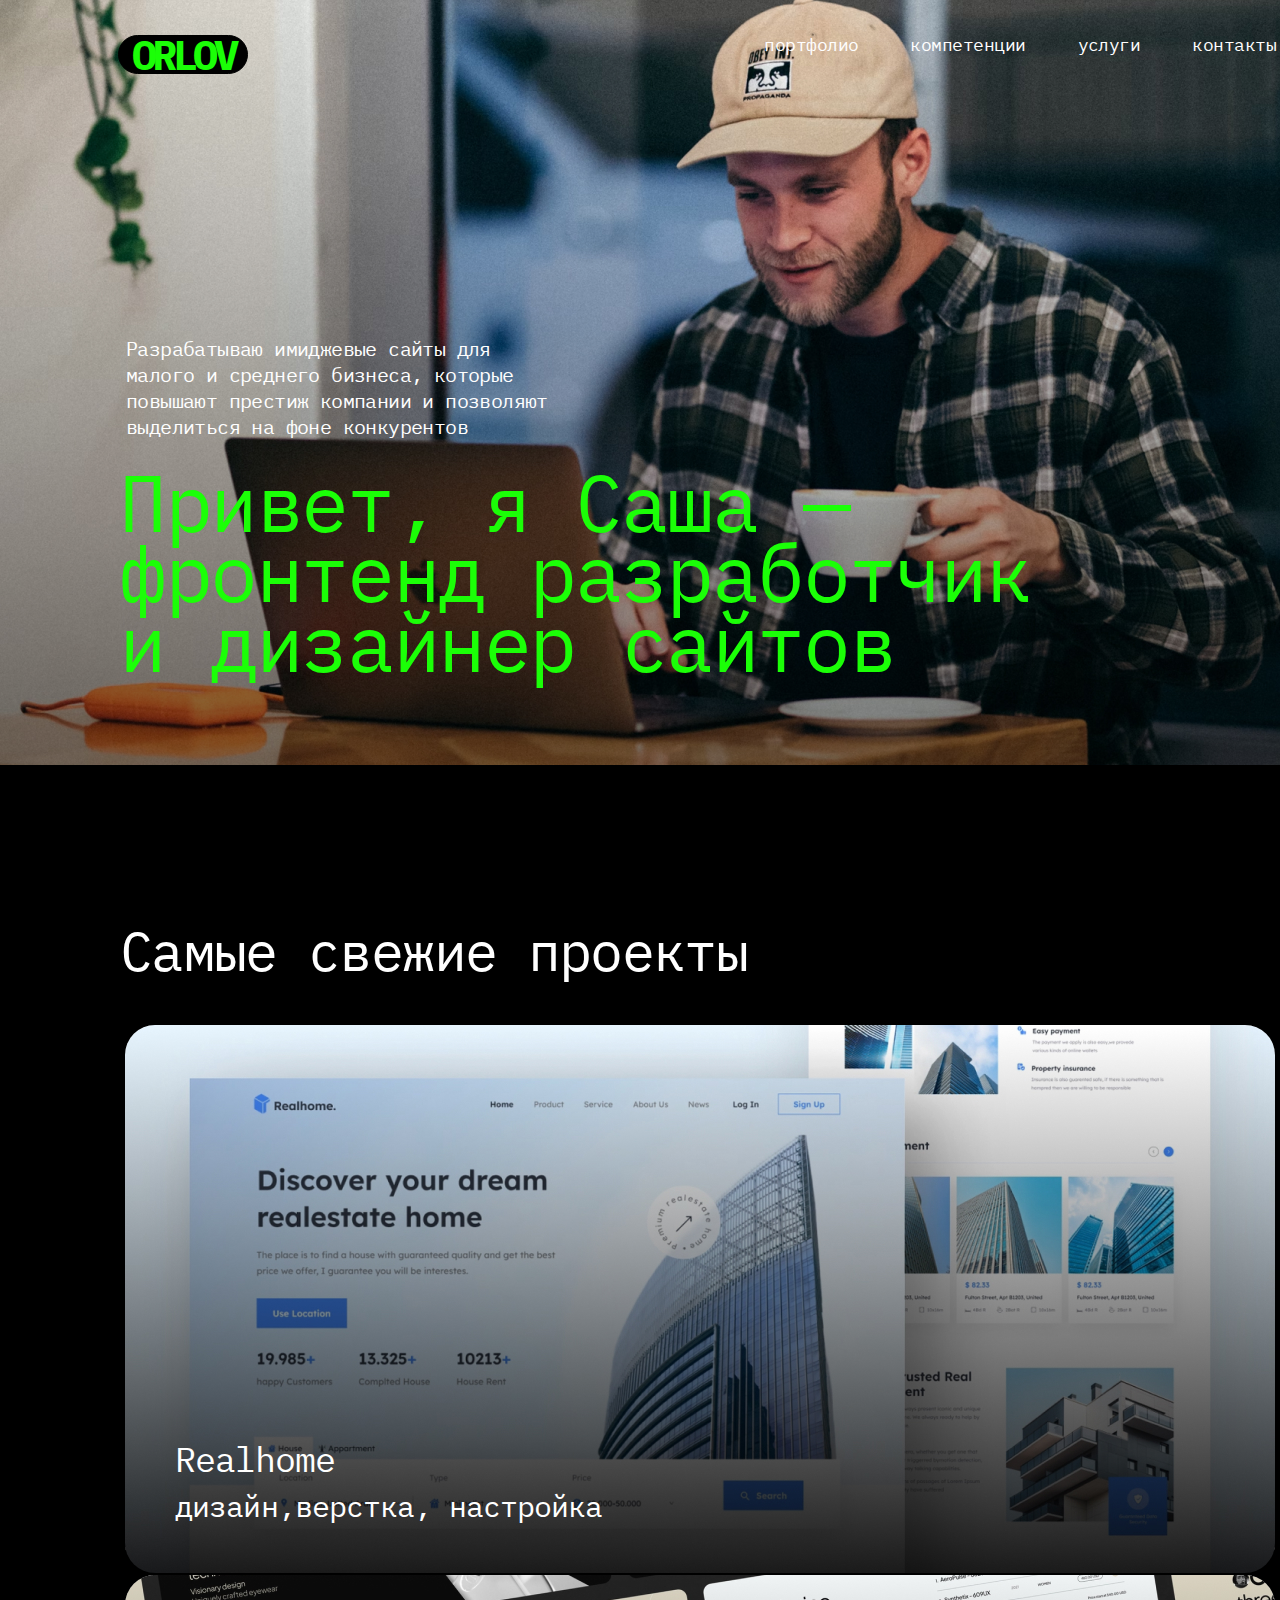
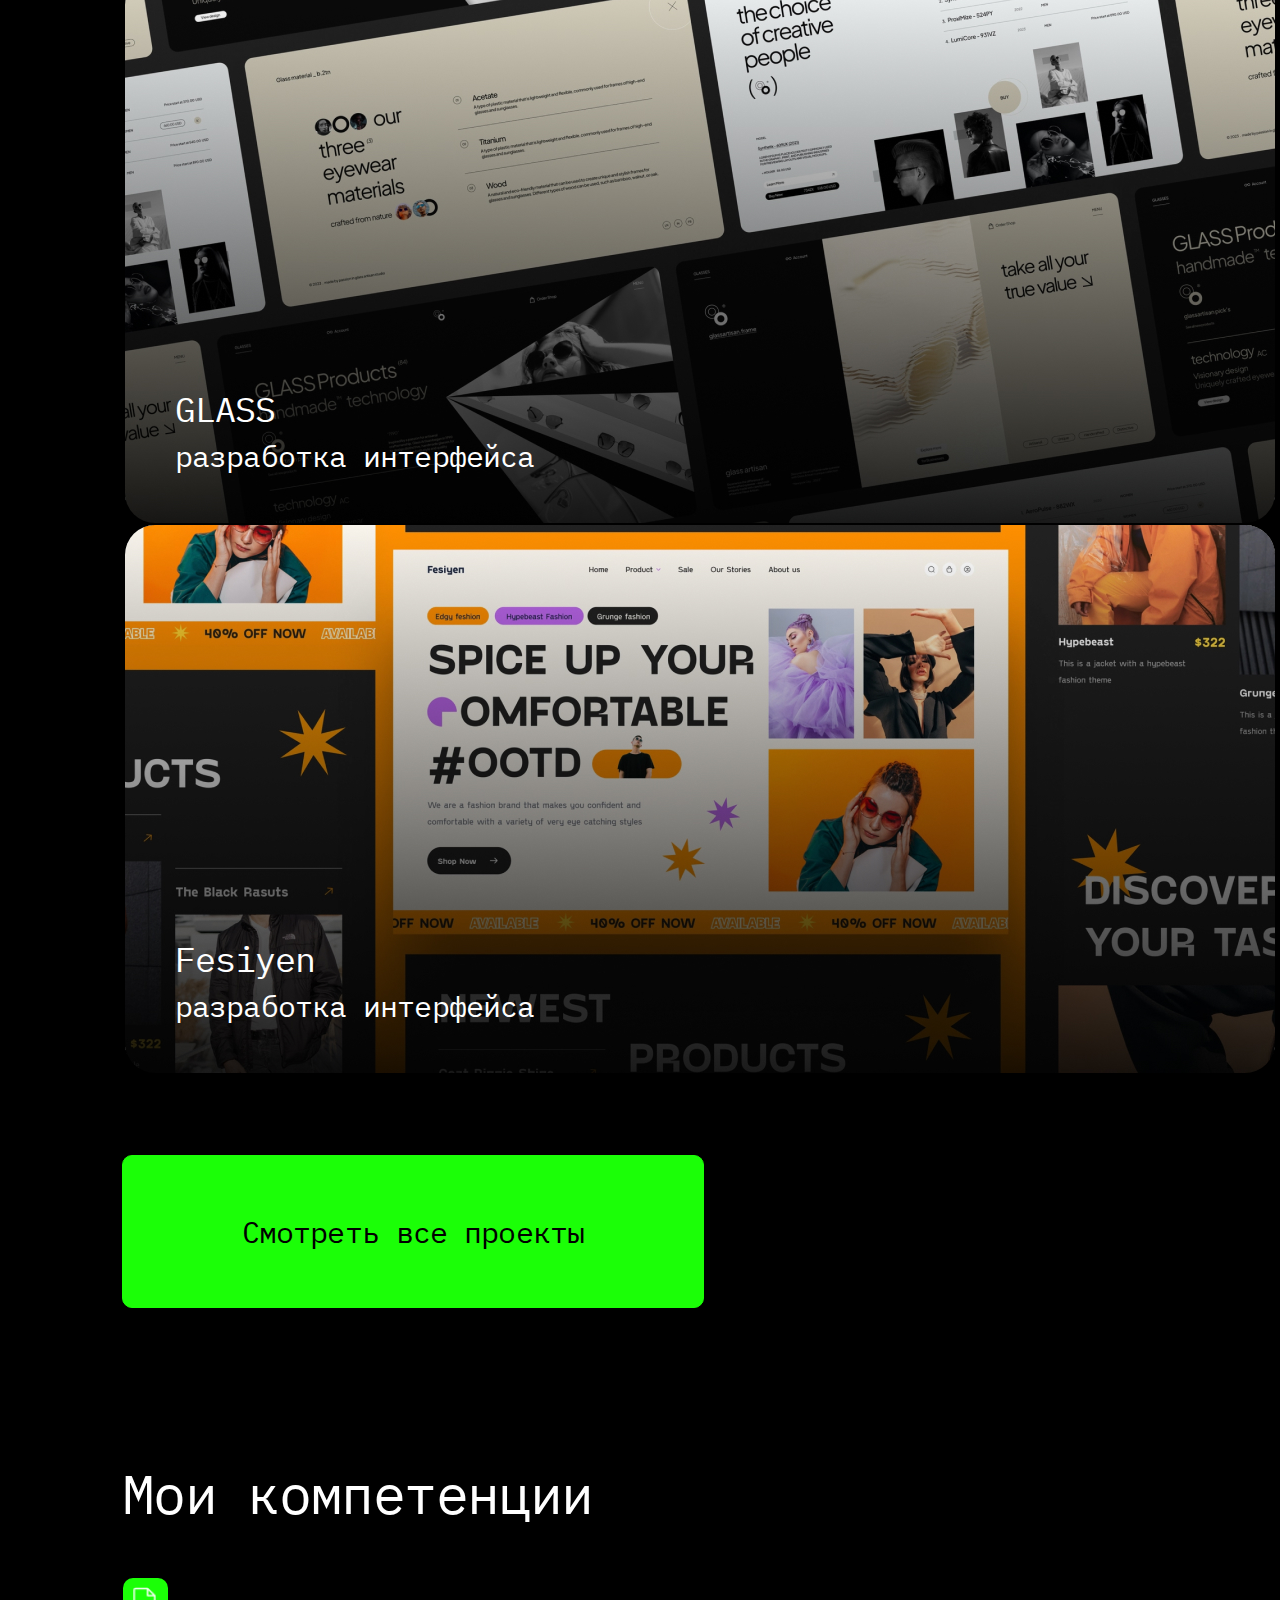
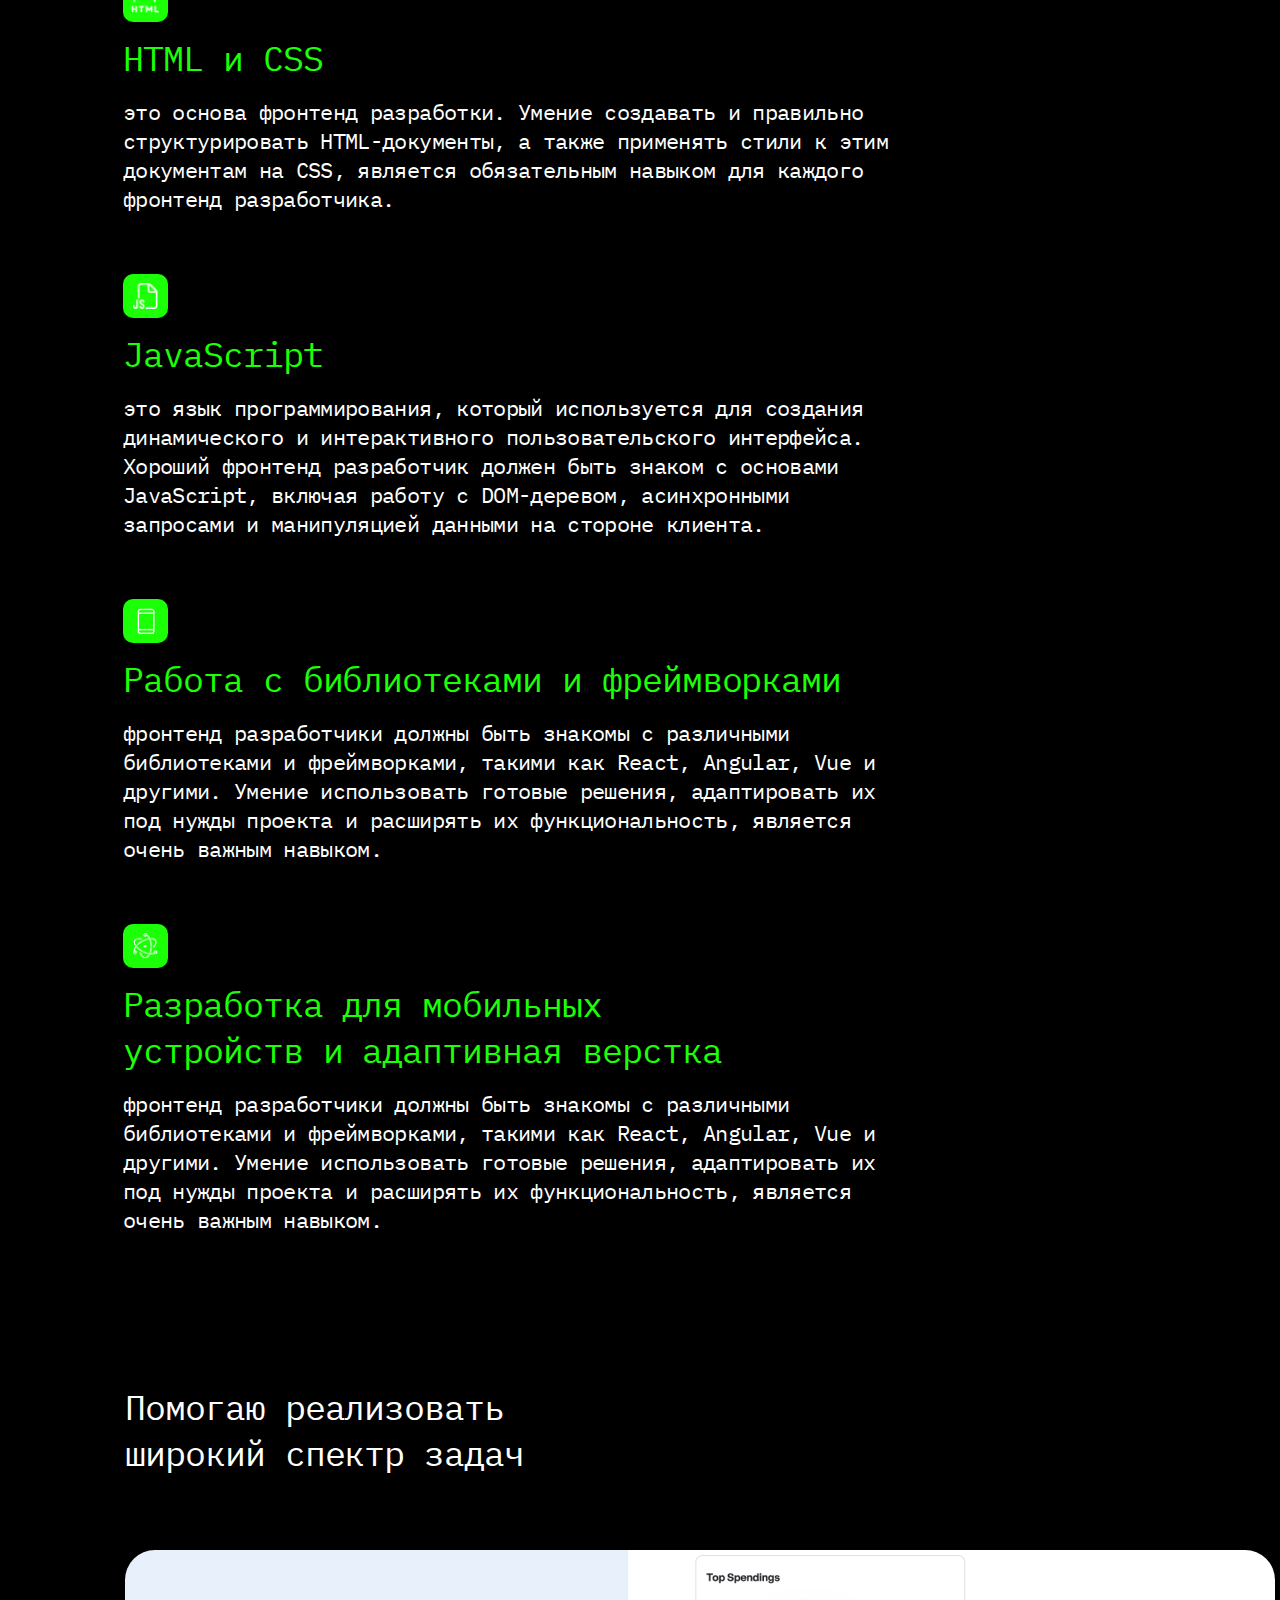
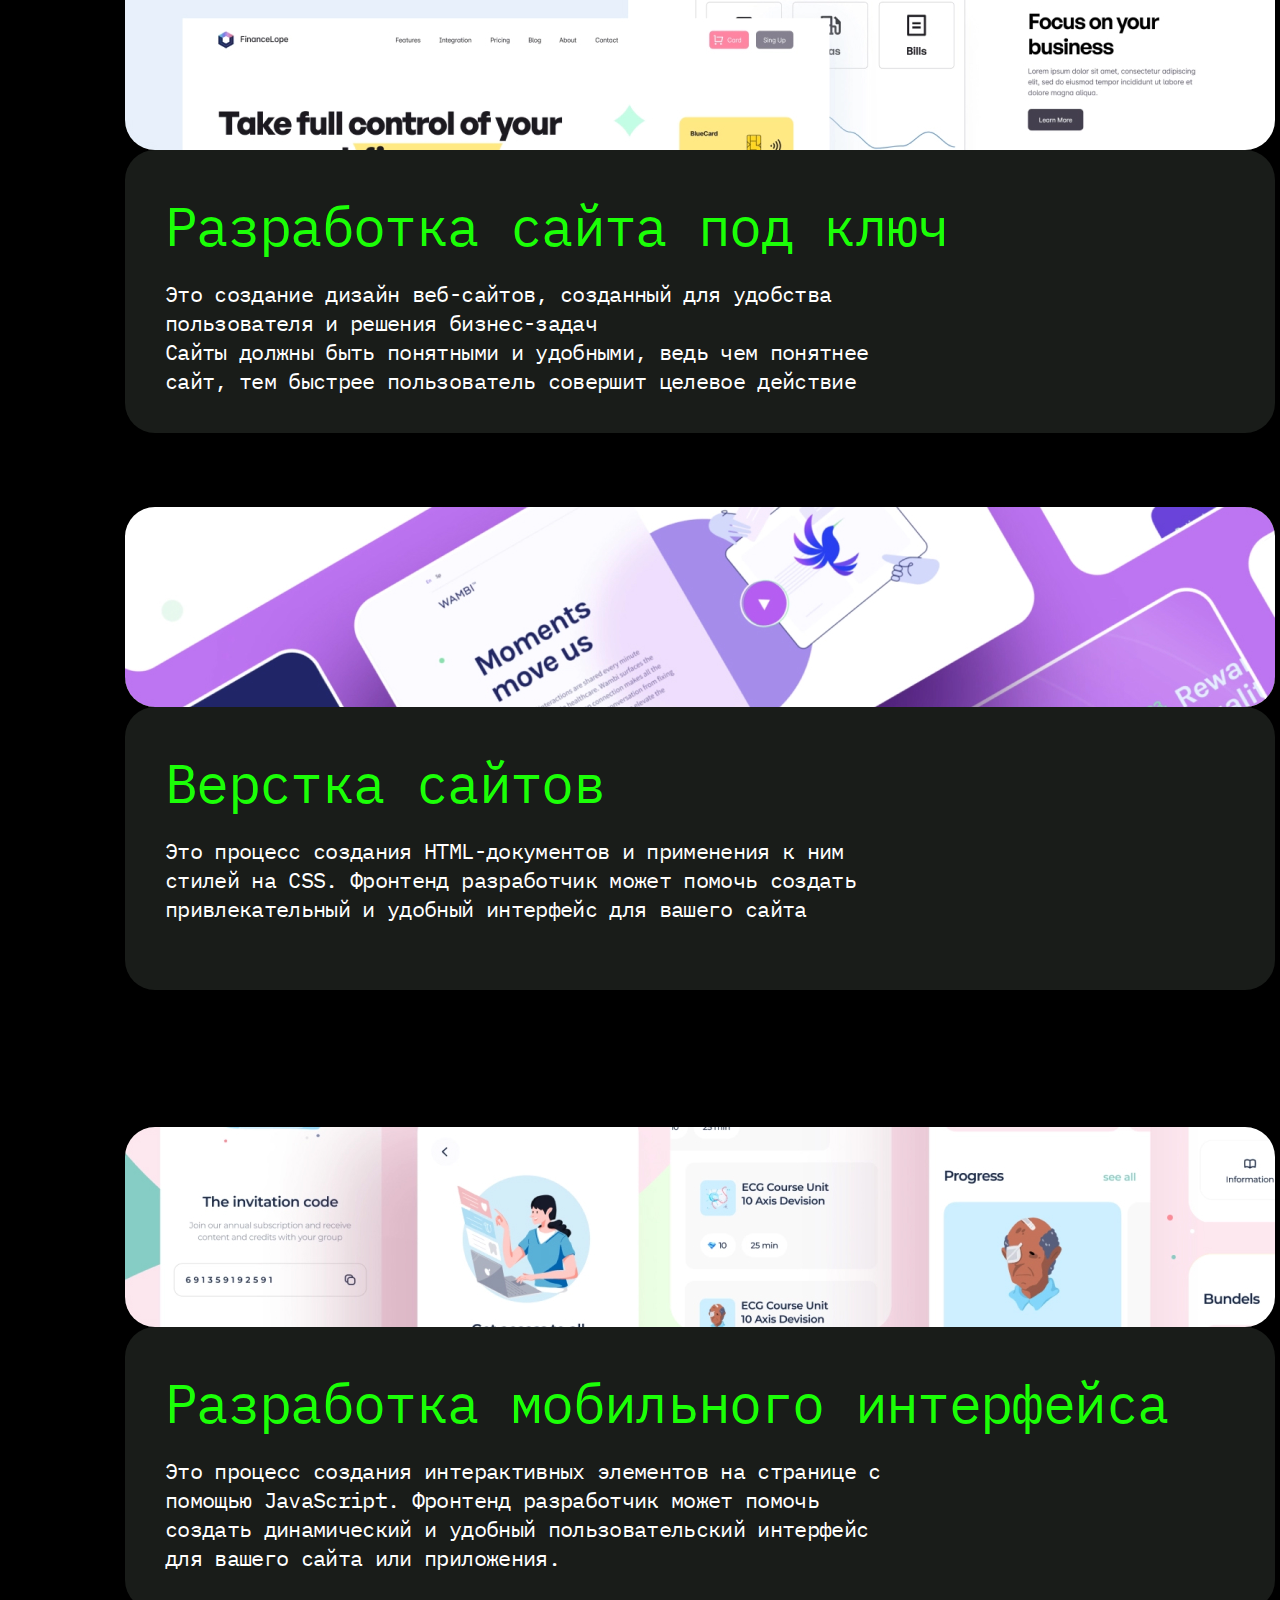
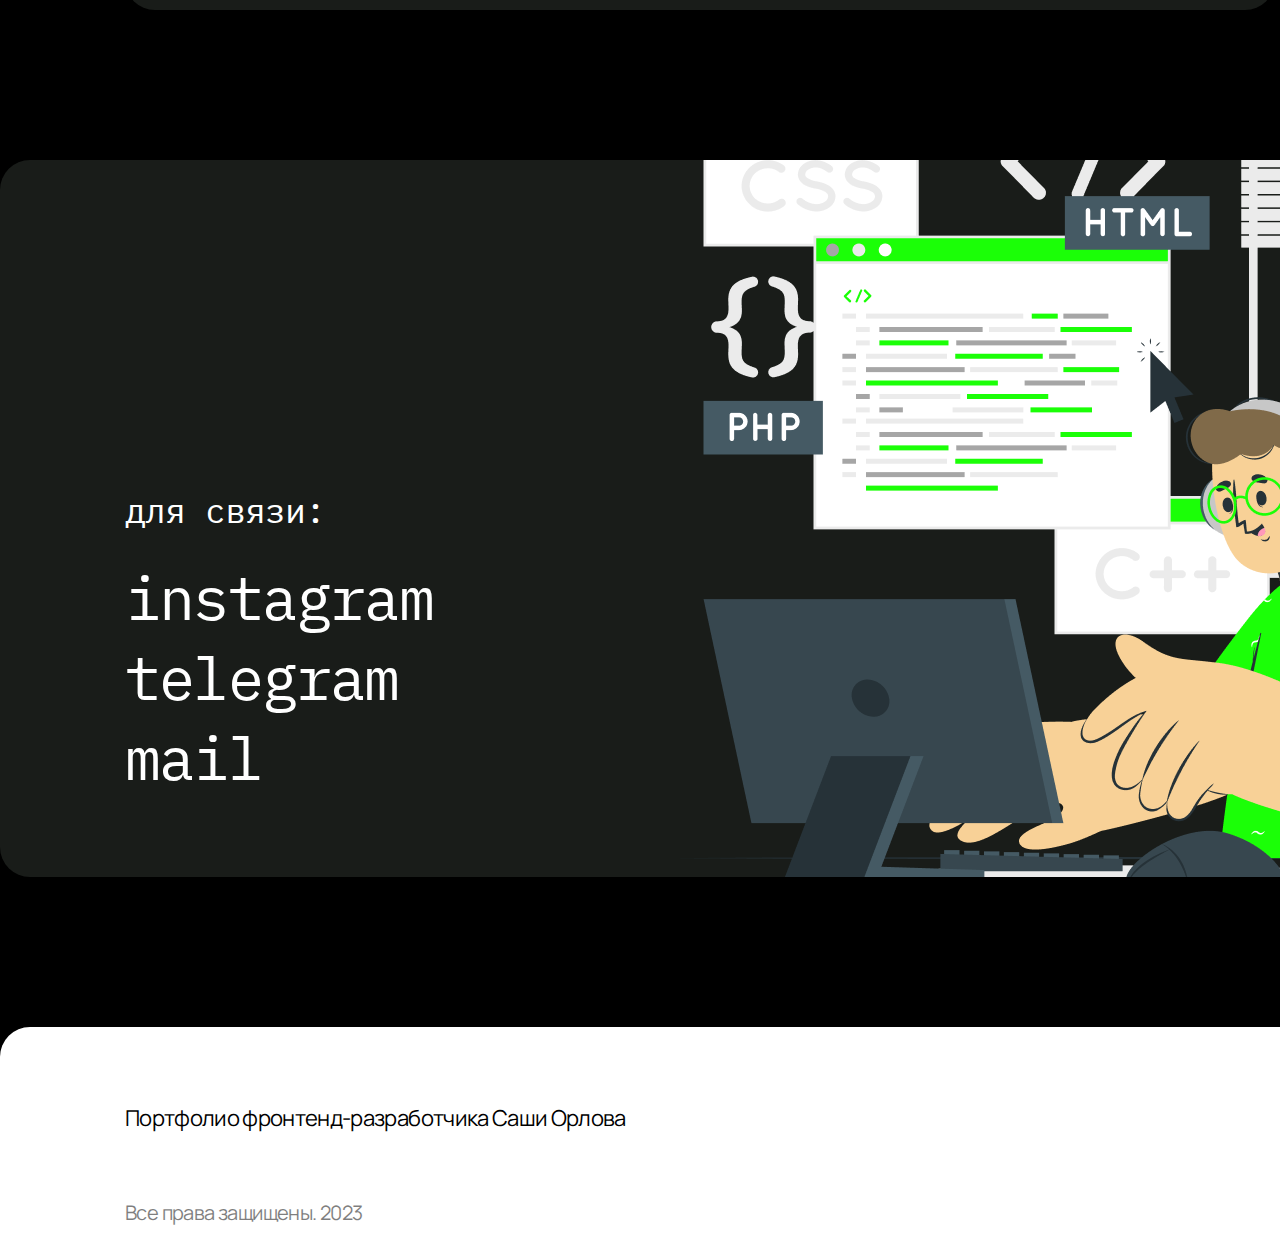
<file: index.html>
<!DOCTYPE html>
<html lang="ru">
<head>
    <meta charset="UTF-8">

    <title>ORLOV Portfolio</title>

    <meta http-equiv="X-UA-Compatible" content="IE=edge">
    <meta name="viewport" content="width=device-width, initial-scale=1.0">

    <link rel="preconnect" href="https://fonts.googleapis.com">
    <link rel="preconnect" href="https://fonts.gstatic.com" crossorigin>
    <link href="https://fonts.googleapis.com/css2?family=IBM+Plex+Mono:wght@400;700&family=Manrope&display=swap" rel="stylesheet">

    <link rel="stylesheet" href="styles/reset.css">
    <link rel="stylesheet" href="styles/styles.css">
</head>
<body>
<header>
    <section>
        <div class="header-top">
            <button>ORLOV</button>
            <div class="menu">
                <a href="#projects">портфолио</a>
                <a href="#stack">компетенции</a>
                <a href="#services">УСЛУГИ</a>
                <a href="#contacts">КОНТАКТЫ</a>
            </div>
        </div>
        <div class="header-txt">
            <p>
                    Разрабатываю имиджевые сайты для малого и среднего бизнеса, которые повышают престиж компании и позволяют выделиться на фоне конкурентов
            </p>
            <h1>
                Привет, я Саша — фронтенд разработчик и дизайнер сайтов
            </h1>
        </div>
    </section>
</header>
<main>
    <section id="projects">
        <h2>
            Самые свежие проекты
        </h2>
        <div style="background-image: url('resources/realhome.jpg');">
            <div class="project-text">
                <h3>Realhome</h3>
                <p>дизайн,верстка, настройка</p>
            </div>
        </div>
        <div style="background-image: url('resources/glass.jpg');">
            <div class="project-text">
                <h3>GLASS</h3>
                <p>разработка интерфейса</p>
            </div>
        </div>
        <div style="background-image: url('resources/fesiyen.jpg');">
            <div class="project-text">
                <h3>Fesiyen</h3>
                <p>разработка интерфейса</p>
            </div>
        </div>
        
        <button>
            Смотреть все проекты
        </button>
    </section>

    <section id="stack">
        <h2>Мои компетенции</h2>
        <div>
            <h3 class="stack-html">HTML и CSS</h3>
            <p>
                это основа фронтенд разработки. Умение создавать и правильно структурировать HTML-документы, а также применять стили к этим документам на CSS, является обязательным навыком для каждого фронтенд разработчика.
            </p>
        </div>
        <div>
            <h3 class="stack-js">JavaScript</h3>
            <p>
                это язык программирования, который используется для создания динамического и интерактивного пользовательского интерфейса. Хороший фронтенд разработчик должен быть знаком с основами JavaScript, включая работу с DOM-деревом, асинхронными запросами и манипуляцией данными на стороне клиента.
            </p>
        </div>
        <div>
            <h3 class="stack-library">Работа с библиотеками и фреймворками</h3>
            <p>
                фронтенд разработчики должны быть знакомы с различными библиотеками и фреймворками, такими как React, Angular, Vue и другими. Умение использовать готовые решения, адаптировать их под нужды проекта и расширять их функциональность, является очень важным навыком.
            </p>
        </div>
        <div>
            <h3 class="stack-mobile">Разработка для мобильных <br>устройств и адаптивная верстка</h3>
            <p>
                фронтенд разработчики должны быть знакомы с различными библиотеками и фреймворками, такими как React, Angular, Vue и другими. Умение использовать готовые решения, адаптировать их под нужды проекта и расширять их функциональность, является очень важным навыком.
            </p>
        </div>
    </section>
    
    <section id="services">
        <h2>
            Помогаю реализовать <br> широкий спектр задач
        </h2>
        <div>
            <div class="service-img" 
                style="background-image: url('resources/serv-turnkey.jpg');">
            </div>
            <div class="service-txt">
                <h3>
                    Разработка сайта под ключ
                </h3>
                <p>
                    Это создание дизайн веб-сайтов, созданный для удобства пользователя и решения бизнес-задач
                </p>
                <p>
                    Сайты должны быть понятными и удобными, ведь чем понятнее сайт, тем быстрее пользователь совершит целевое действие
                </p>
            </div>
        </div>
        <div>
            <div class="service-img" 
                style="background-image: url('resources/serv-web.jpg');">
            </div>
            <div class="service-txt">
                <h3>
                    Верстка сайтов
                </h3>
                <p>
                    Это процесс создания HTML-документов и применения к ним стилей на CSS. Фронтенд разработчик может помочь создать привлекательный и удобный интерфейс для вашего сайта
                </p>
            </div>
        </div>
        
        <div>
            <div class="service-img" 
                style="background-image: url('resources/serv-mobile.jpg');">
            </div>
            <div class="service-txt">
                <h3>
                    Разработка мобильного интерфейса
                </h3>
                <p>
                    Это процесс создания интерактивных элементов на странице с помощью JavaScript. Фронтенд разработчик может помочь создать динамический и удобный пользовательский интерфейс для вашего сайта или приложения.
                </p>
            </div>
        </div>
    </section>
    <section id="contacts">
        <div>
            <h2>для связи:</h2>
            <ul>
                <li>
                    <a href="https://www.instagram.com/">instagram</a>
                </li>
                    <a href="https://web.telegram.org/">telegram</a>
                </li>
                    <a href="mailto:sasha@orlov.net">mail</a>
                </li>
            </ul>
        </div>
    </section>
</main>
<footer>
    <section>
        <h3>Портфолио фронтенд-разработчика Саши Орлова</h3>
        <p>Все права защищены. 2023</p>
    </section>
</footer>
</body>
</html>
</file>
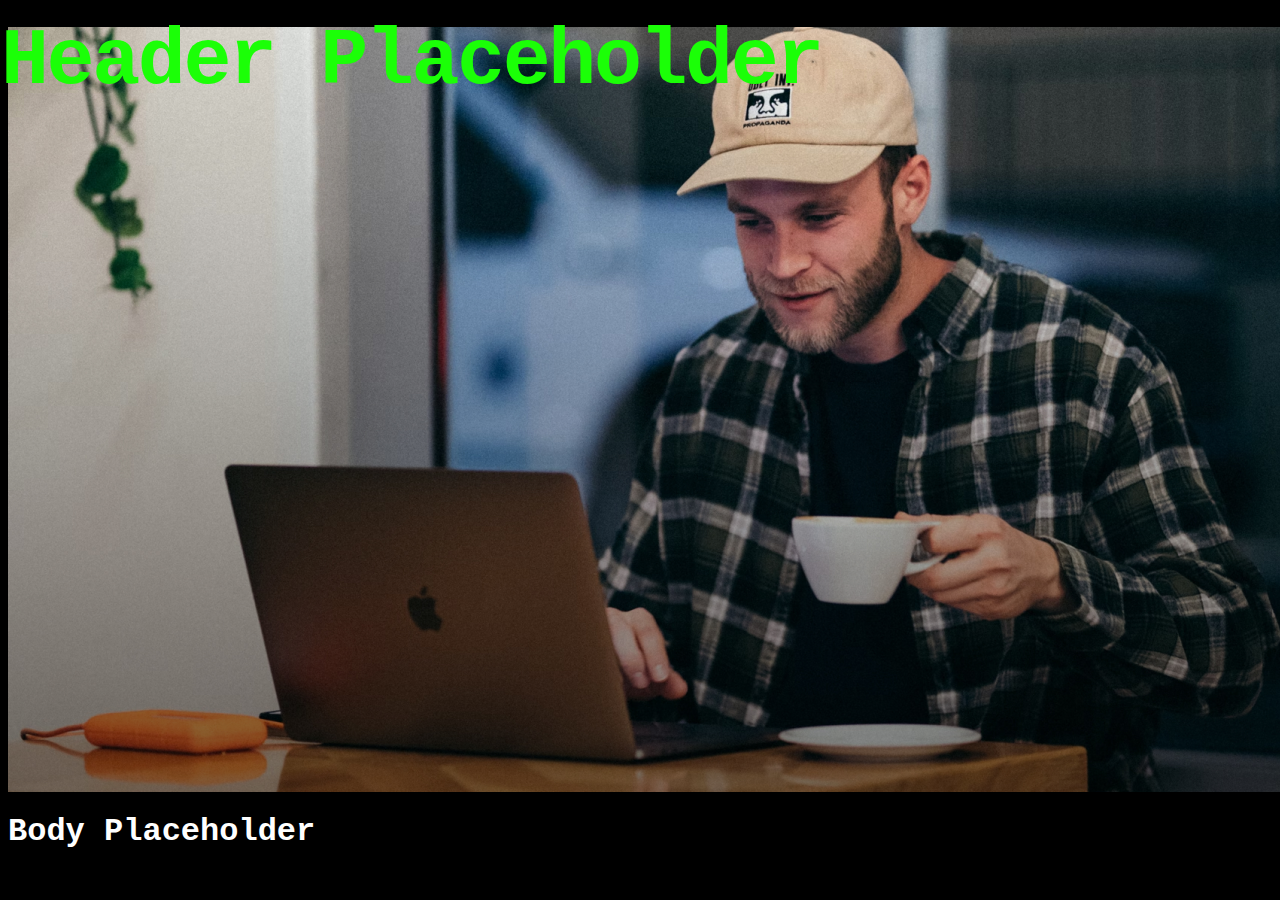
<file: index_.html>
<!DOCTYPE html>
<html lang="en">
<head>
    <meta charset="UTF-8">
    <meta http-equiv="X-UA-Compatible" content="IE=edge">
    <meta name="viewport" content="width=device-width, initial-scale=1.0">
    <title>Document</title>
    <link rel="stylesheet" href="styles/styles.css">
</head>
<header class="header">
    <h1>
        Header Placeholder
    </h1>
</header>
<body>
    <h1>
        Body Placeholder
    </h1>
</body>
</html>
</file>
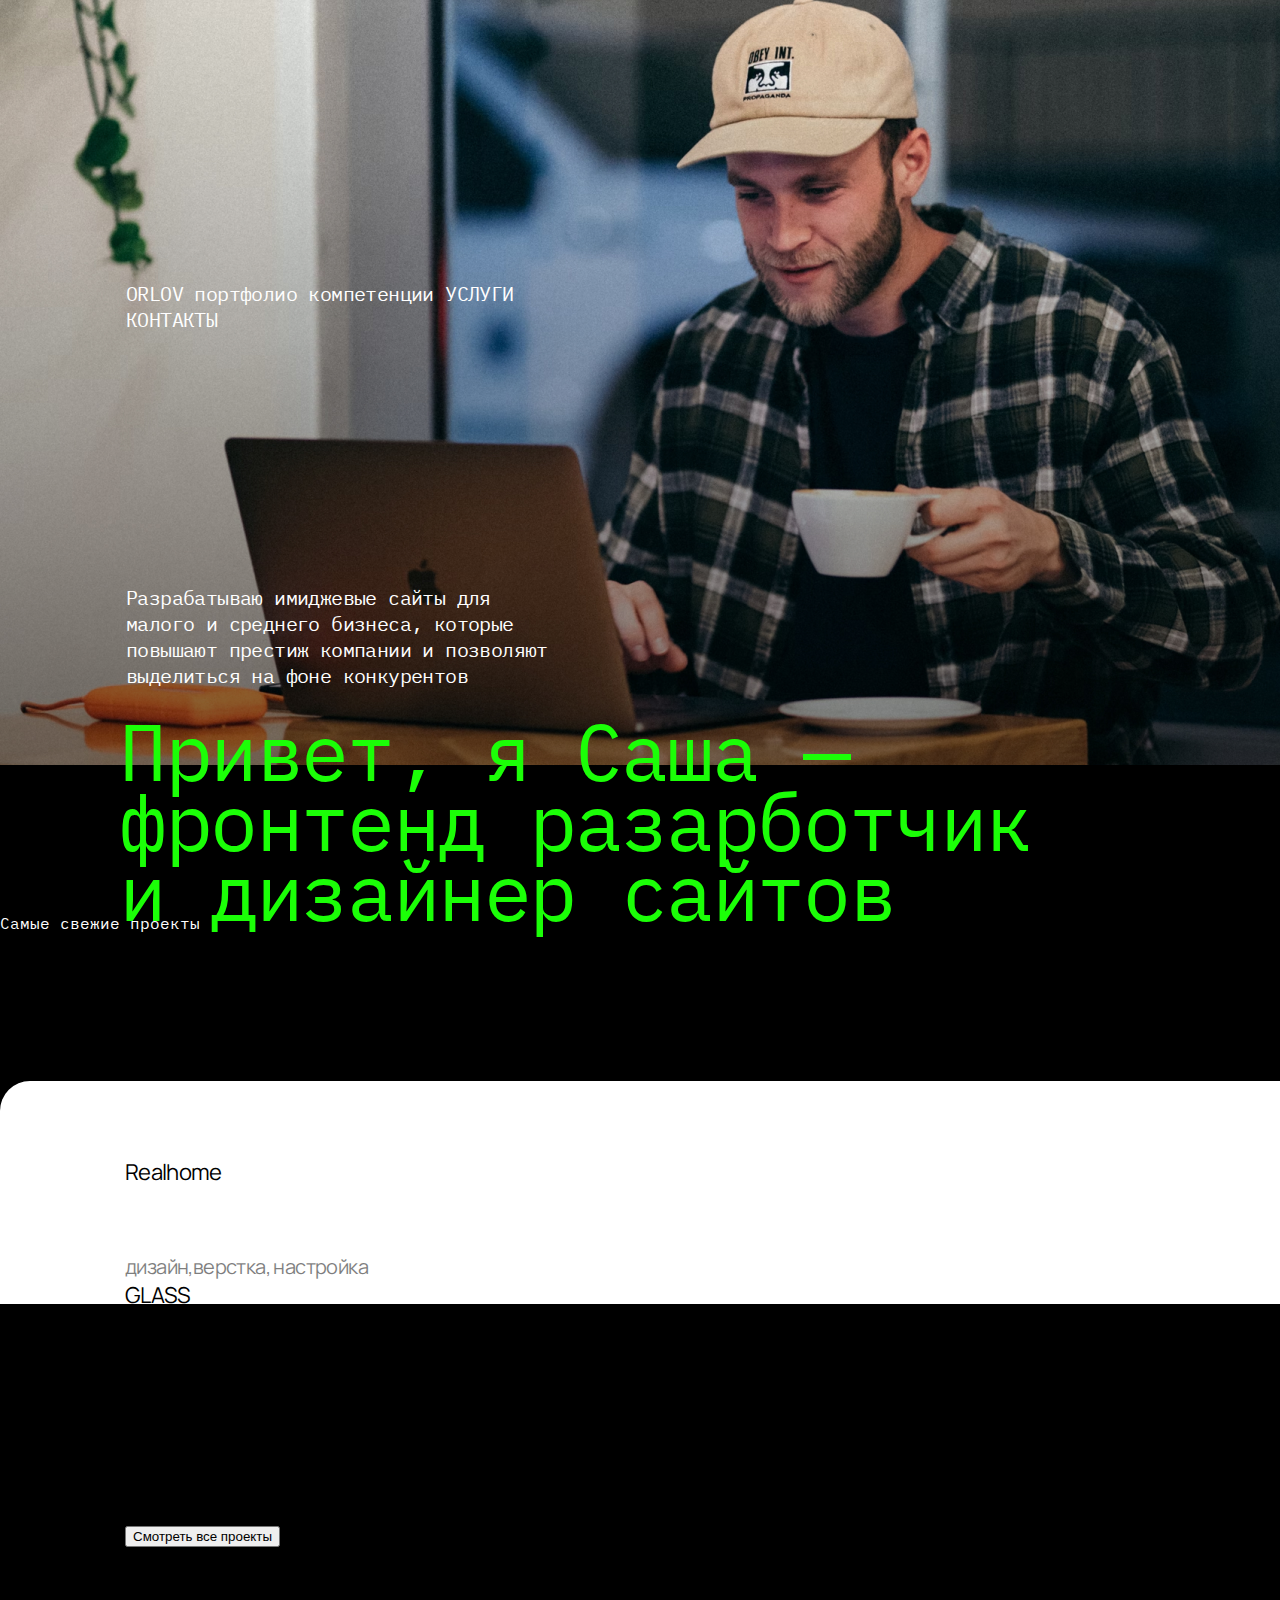
<file: index__.html>
<!DOCTYPE html>
<html lang="ru">
<head>
    <meta charset="UTF-8">

    <meta http-equiv="X-UA-Compatible" content="IE=edge">
    <meta name="viewport" content="width=device-width, initial-scale=1.0">

    <title>портфолио</title>
    <link rel="stylesheet" href="styles/reset.css">
    <link rel="preconnect" href="https://fonts.googleapis.com">
    <link rel="preconnect" href="https://fonts.gstatic.com" crossorigin>
    <link href="https://fonts.googleapis.com/css2?family=IBM+Plex+Mono:wght@400;700&family=Manrope&display=swap" rel="stylesheet">
    <link rel="stylesheet" href="styles/styles.css">
</head>
<body>
    <header class="header">
        <section class="side">
            <p>
                ORLOV
                портфолио
                компетенции
                УСЛУГИ
                КОНТАКТЫ
            </p>
            <p>
                Разрабатываю имиджевые сайты для малого и среднего бизнеса, которые повышают престиж компании и позволяют выделиться на фоне конкурентов
            </p>
            <h1>
                Привет, я Саша — фронтенд разарботчик и дизайнер сайтов
            </h1>
        </section>
    </header>
    <main>
        <section class="side">
            
            <h2>
                Самые свежие проекты
            </h2>
        </section>
    </main>
    <footer>
        <section class="side">
            
            <h3>
                Realhome
            </h3>
            <p>
                дизайн,верстка, настройка
            </p>
        
            <h3>
                GLASS
            </h3>
            <p>
                разработка интерфейса
            </p>
        
            <h3>
                Fesiyen
            </h3>
            <p>
                разработка интерфейса
            </p>
        
            <button>
                Смотреть все проекты
            </button>
        
            <h2>
                Мои компетенции
            </h2>
            <h3>
                HTML и CSS
            </h3>
            <p>
                это основа фронтенд разработки. Умение создавать и правильно структурировать HTML-документы, а также применять стили к этим документам на CSS, является обязательным навыком для каждого фронтенд разработчика.
            </p>
        
            <h3>
                JavaScript
            </h3>
            
            <p>
                это язык программирования, который используется для создания динамического и интерактивного пользовательского интерфейса. Хороший фронтенд разработчик должен быть знаком с основами JavaScript, включая работу с DOM-деревом, асинхронными запросами и манипуляцией данными на стороне клиента.
            </p>
            
            <h3>
                Работа с библиотеками и фреймворками
            </h3>
            <p>
                фронтенд разработчики должны быть знакомы с различными библиотеками и фреймворками, такими как React, Angular, Vue и другими. Умение использовать готовые решения, адаптировать их под нужды проекта и расширять их функциональность, является очень важным навыком.
            </p>
        
            <h3>
                Разработка для мобильных устройств и адаптивная верстка
            </h3>
            <p>
                фронтенд разработчики должны быть знакомы с различными библиотеками и фреймворками, такими как React, Angular, Vue и другими. Умение использовать готовые решения, адаптировать их под нужды проекта и расширять их функциональность, является очень важным навыком.
            </p>
        
            <h2>
                Помогаю реализовать широкий спектр задач
            </h2>
        
            <h3>
                Разработка сайта под ключ
            </h3>
            <p>
                Это создание дизайн веб-сайтов, созданный для удобства пользователя и решения бизнес-задач
                Сайты должны быть понятными и удобными, ведь чем понятнее сайт, тем быстрее пользователь совершит целевое действие
            </p>
        
            <h3>
                Верстка сайтов
            </h3>
            <p>
                Это процесс создания HTML-документов и применения к ним стилей на CSS. Фронтенд разработчик может помочь создать привлекательный и удобный интерфейс для вашего сайта
            </p>
        
            <h3>
                Разработка мобильного интерфейса
            </h3>
            <p>
                Это процесс создания интерактивных элементов на странице с помощью JavaScript. Фронтенд разработчик может помочь создать динамический и удобный пользовательский интерфейс для вашего сайта или приложения.
            </p>
        
            <p>
                для связи:
                instagram
                telegram
                mail
            </p>
        
            <p>
                Портфолио фротнтенд-разработчика Саши Орлова
                Все права защищены. 2023
            </p>
        </section>
    </footer>
</body>
</html>
</file>
<file: styles/styles.css>
html {
    scroll-behavior: smooth;
    min-width: 1400px;
}

body {
    font-family: 'IBM Plex Mono', monospace;
    font-style: normal;
    font-weight: 400;
    background-color: black;
    color: #FFFFFF
}

section {
    margin: 0 auto;
    width: 1400px;
}

header {
    width: 100%;
    height: 765px;
    background: linear-gradient(
        180deg,
        rgba(0,0,0,0) 0%,
        rgba(0,0,0,0.5) 100%); 
    background-image: url('../resources/header2x.jpg');
    background-repeat: no-repeat;
    background-size: cover;
    background-position: 50% 0%;
}

header section {
    padding: 26px 124px 94px 123px;
    height: 100%;
    border: solid transparent;
}

.header-top {
    height: 55px;
}

header button {
    /* PP */
    margin-top: 6px;
    margin-left: -8px;
    width: 130px;
    height: 39px;
    border-radius: 100px;
    border: solid 1px #000000;
    background-color: #000000;
    font-family: 'IBM Plex Mono', monospace;
    font-style: normal;
    font-weight: 700;
    text-align: center;
    vertical-align: middle;
    font-size: 42px;
    line-height: 34px;
    letter-spacing: -0.11em;
    text-transform: uppercase;
    color: #1BFF07;
    cursor: pointer;
    transition-duration: 0.4s;
}

header button:hover {
    opacity: 50%;
}

.menu {
    /* PP */
    margin-top: 4px;
    margin-right: -3px;
    float: right;
}

.menu a {
    margin-left: 42px;
    font-size: 18px;
    line-height: 23px;
    letter-spacing: -0.03em;
    text-transform: lowercase;
    text-decoration: none;
    color: #FFFFFF
}

.menu a:hover {
    color: #1BFF07;
}

header p {
    margin-top: 252px;
    width: 430px;
    font-size: 20px;
    line-height: 26px;
    letter-spacing: -0.03em;
}

header h1 {
    margin-top: 27px;
    margin-left: -7px;
    width: 919px;
    font-size: 80px;
    line-height: 70px;
    /* or 88% */
    letter-spacing: -0.03em;
    color: #1BFF07; 
}

main {
    margin: 150px 0;
}

#projects {
    margin-bottom: 150px;
    padding: 0 125px;
}

#projects h2 {
    /* PP */
    margin-bottom: 38px;
    /* PP */
    margin-left: -5px;
    font-size: 55px;
    line-height: 72px;
    /* identical to box height */
    letter-spacing: -0.03em;

}


#projects > div {
    width: 100%;
    /* PP */
    height: 548px;
    position: relative;
    border-radius: 30px;
    background: linear-gradient(
        180deg, 
        rgba(0, 0, 0, 0) 0%, 
        rgba(0, 0, 0, 0.9) 100%);
    background-repeat: no-repeat;
    background-size: cover;
    display: inline-block;
}

 .project-text {
    position: absolute;
    /* PP */
    bottom: 48px;
    left: 50px;
    width: 510px;
    background-color: transparent;
}

#projects h3 {
    /* PP */
    padding-bottom: 4px;
    font-size: 35px;
    line-height: 46px;
    /* identical to box height */
    letter-spacing: -0.03em;
}

#projects p {
    font-size: 30px;
    line-height: 39px;
    /* identical to box height */
    letter-spacing: -0.03em;
}

main button {
    margin-top: 80px;
    margin-left: -3px;
    width: 582px;
    height: 153px;
    border-radius: 10px;
    background-color: #1BFF07;
    border: solid 1px #1BFF07;
    color: #000000;
    font-family: 'IBM Plex Mono', monospace;
    font-style: normal;
    font-weight: 400;
    text-align: center;
    font-size: 30px;
    line-height: 39px;
    /* identical to box height */
    letter-spacing: -0.03em;
    cursor: pointer;
    transition-duration: 0.4s;
}

main button:hover {
    background-color: transparent;
    color: #1BFF07;
}

#stack {
    margin-bottom: 150px;
    padding: 0 230px 0 125px;
}

#stack h2 {
    margin-bottom: 48px;
    /* PP */
    margin-left: -3px;
    font-size: 55px;
    line-height: 72px;
    /* identical to box height */
    letter-spacing: -0.03em;
}

#stack h3 {
    margin-bottom: 16px;
    /* PP */
    margin-left: -2px;
    font-size: 35px;
    line-height: 46px;
    /* identical to box height */
    letter-spacing: -0.03em;
    color: #1BFF07;
}

#stack p {
    /* PP */
    margin-left: -2px;
    width: 780px;
    font-size: 22px;
    line-height: 29px;
    letter-spacing: -0.03em;
}

#stack > div {
    /* PP */
    margin-bottom: 61px;
}

#stack > div:last-child {
    margin: 0;
}

#stack h3::before {
    margin-bottom: 13px;
    content: "";
    display: block;
    width: 45px;
    height: 44px;
    color: #FFFFFF;
    border-radius: 10px;
    background-size: auto 60%;
    background-repeat: no-repeat;
    background-position: center;
    background-color: #1BFF07;
}

.stack-html::before {
    background-image: url('../resources/vector-html-css.png');
}

.stack-js::before {
    background-image: url('../resources/vector-js.png');
}

.stack-library::before {
    background-image: url('../resources/vector-library.png');
}

.stack-mobile::before {
    background-image: url('../resources/vector-mobile.png');
}

#services {
    margin-bottom: 150px;
    padding: 0 125px;
}

#services h2 {
    font-size: 35px;
    line-height: 46px;
    letter-spacing: -0.03em;
    color: #FFFFFF;
}

#services > div {
    margin-top: 74px;
}

#services > div:last-child {
    margin-top: 137px;
}

.service-img {
    width: 100%;
    height: 200px;
    border-radius: 30px;
    display: block;
/* 
    background-image: url('../resources/serv-turnkey.jpg');
*/
    background-repeat: no-repeat;
    background-size: cover;
    background-position: 50% 50%;
}

.service-txt {
    padding: 40px;
    width: 100%;
    height: 283px;
    border-radius: 30px;
    background-color: #191C19;
    display: block;
    color: #FFFFFF;
}

#services h3 {
    /* PP */
    margin-bottom: 17px;
    font-size: 55px;
    line-height: 72px;
    /* identical to box height */
    letter-spacing: -0.03em;
    color: #1BFF07;
}

#services p {
    width: 749px;
    font-size: 22px;
    line-height: 29px;
    letter-spacing: -0.03em;
}

#services p:last-child {
    width: 724px;
}

#contacts {
/* 
    position: relative;
*/
    width: 100%;
    /* height: 717px; */
    display: block;
    background-color: #191C19;
    border-radius: 30px;
    background-image: url('../resources/footer.png');
    background-position: right;
    background-repeat: no-repeat;
}

#contacts div {
/* 
    position: absolute;
 */
    margin: 0 auto;
    width: 1400px;
    padding: 320px 125px 89px 125px;
/* 
    height: 717px;
    bottom: 89px;
    left: 125px; 
*/
}

#contacts h2 {
    font-size: 35px;
    line-height: 60px;
    /* identical to box height, or 171% */
    letter-spacing: -0.03em;
}

#contacts a {
    margin-top: 20px;
    font-size: 60px;
    line-height: 60px;
    /* identical to box height, or 100% */
    display: block;
    letter-spacing: -0.03em;
    text-decoration: none;
    color: #FFFFFF;
    transition-duration: 0.4s;
}

#contacts a:first-child {
    margin-top: 28px;
}

#contacts a:hover {
    color: #1BFF07;
}

footer {
    margin: 0;
    width: 100%;
    font-family: 'Manrope', sans-serif;
    font-style: normal;
    font-weight: 400;
    height: 223px;
    color: #000000;
    background-color: #FFFFFF;
    border-radius: 30px 30px 0 0;
}

footer section {
    /* PP */
    padding: 76px 125px 0 125px;
}

footer h3 {
    margin-bottom: 66px;
    font-size: 22px;
    line-height: 30px;
    /* identical to box height */
    letter-spacing: -0.03em;
}

footer p {
    font-size: 20px;
    line-height: 27px;
    letter-spacing: -0.03em;
    opacity: 0.5;
}
</file>
